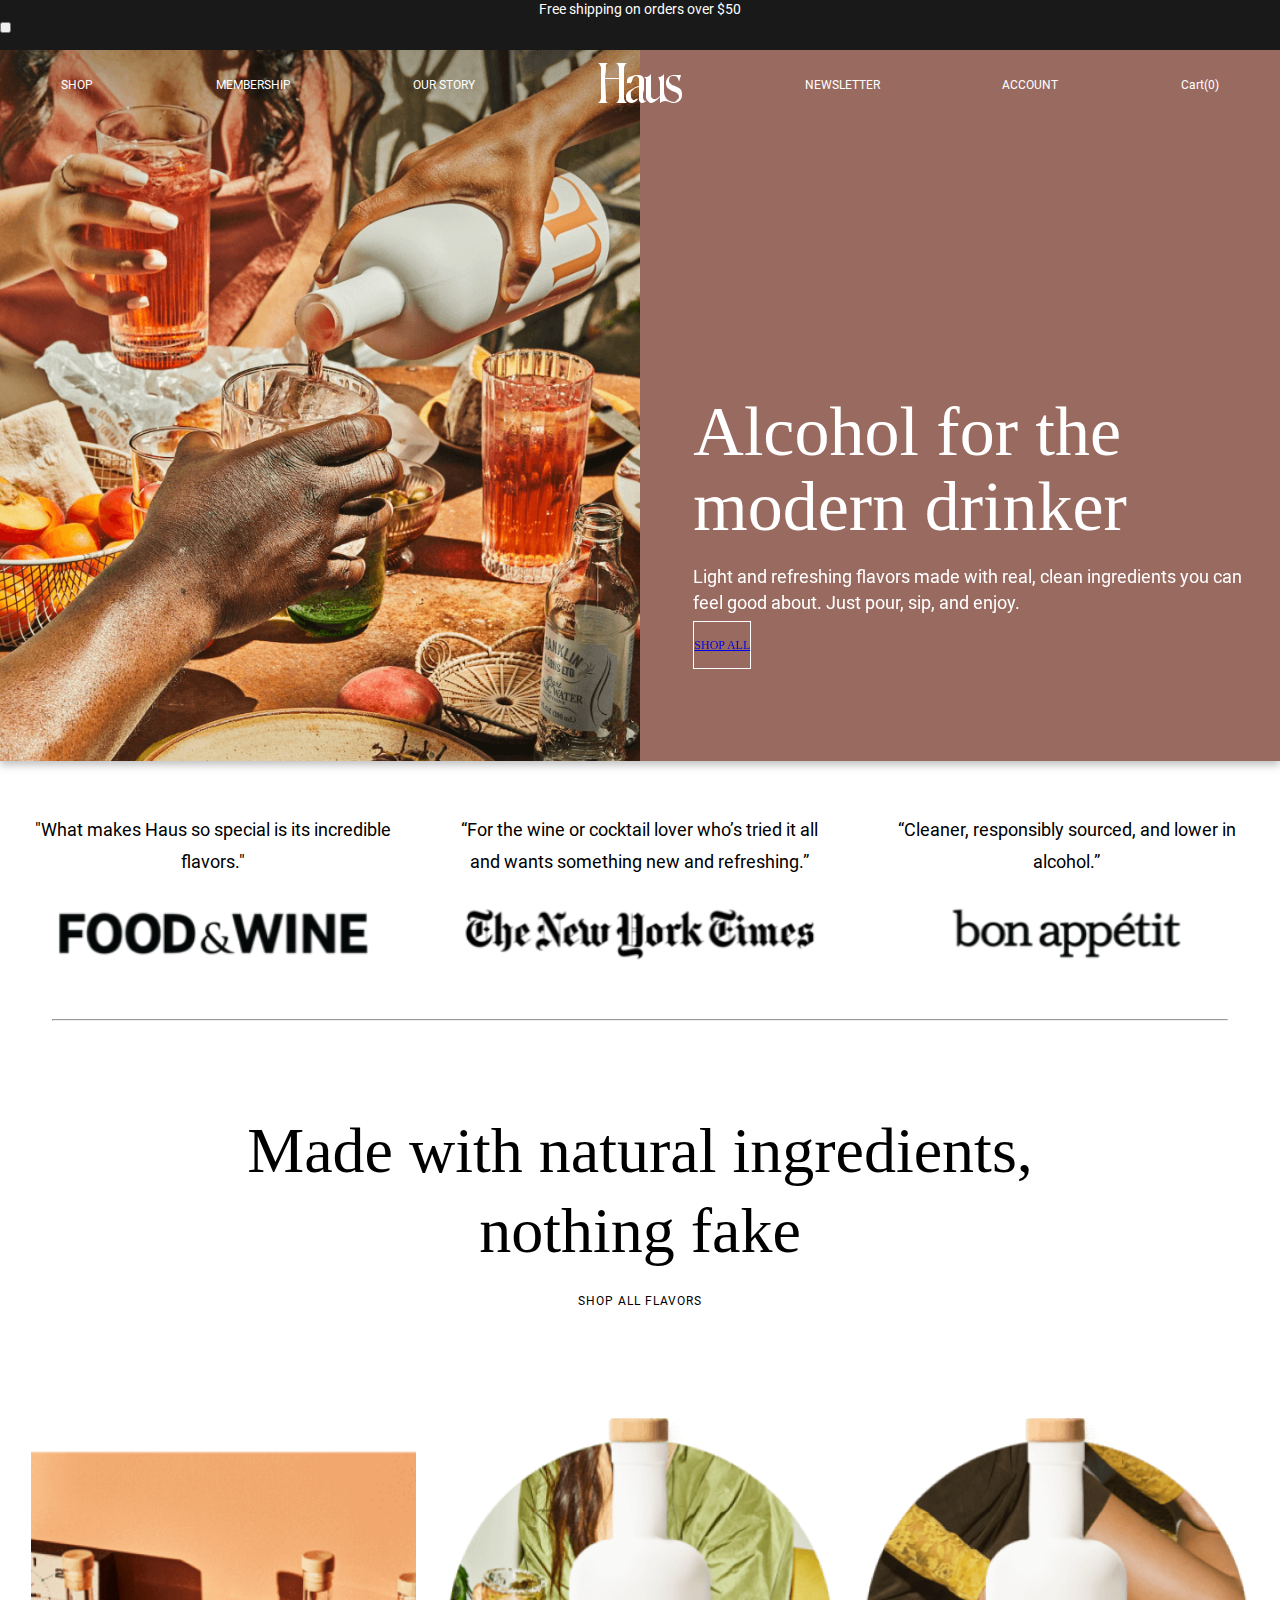
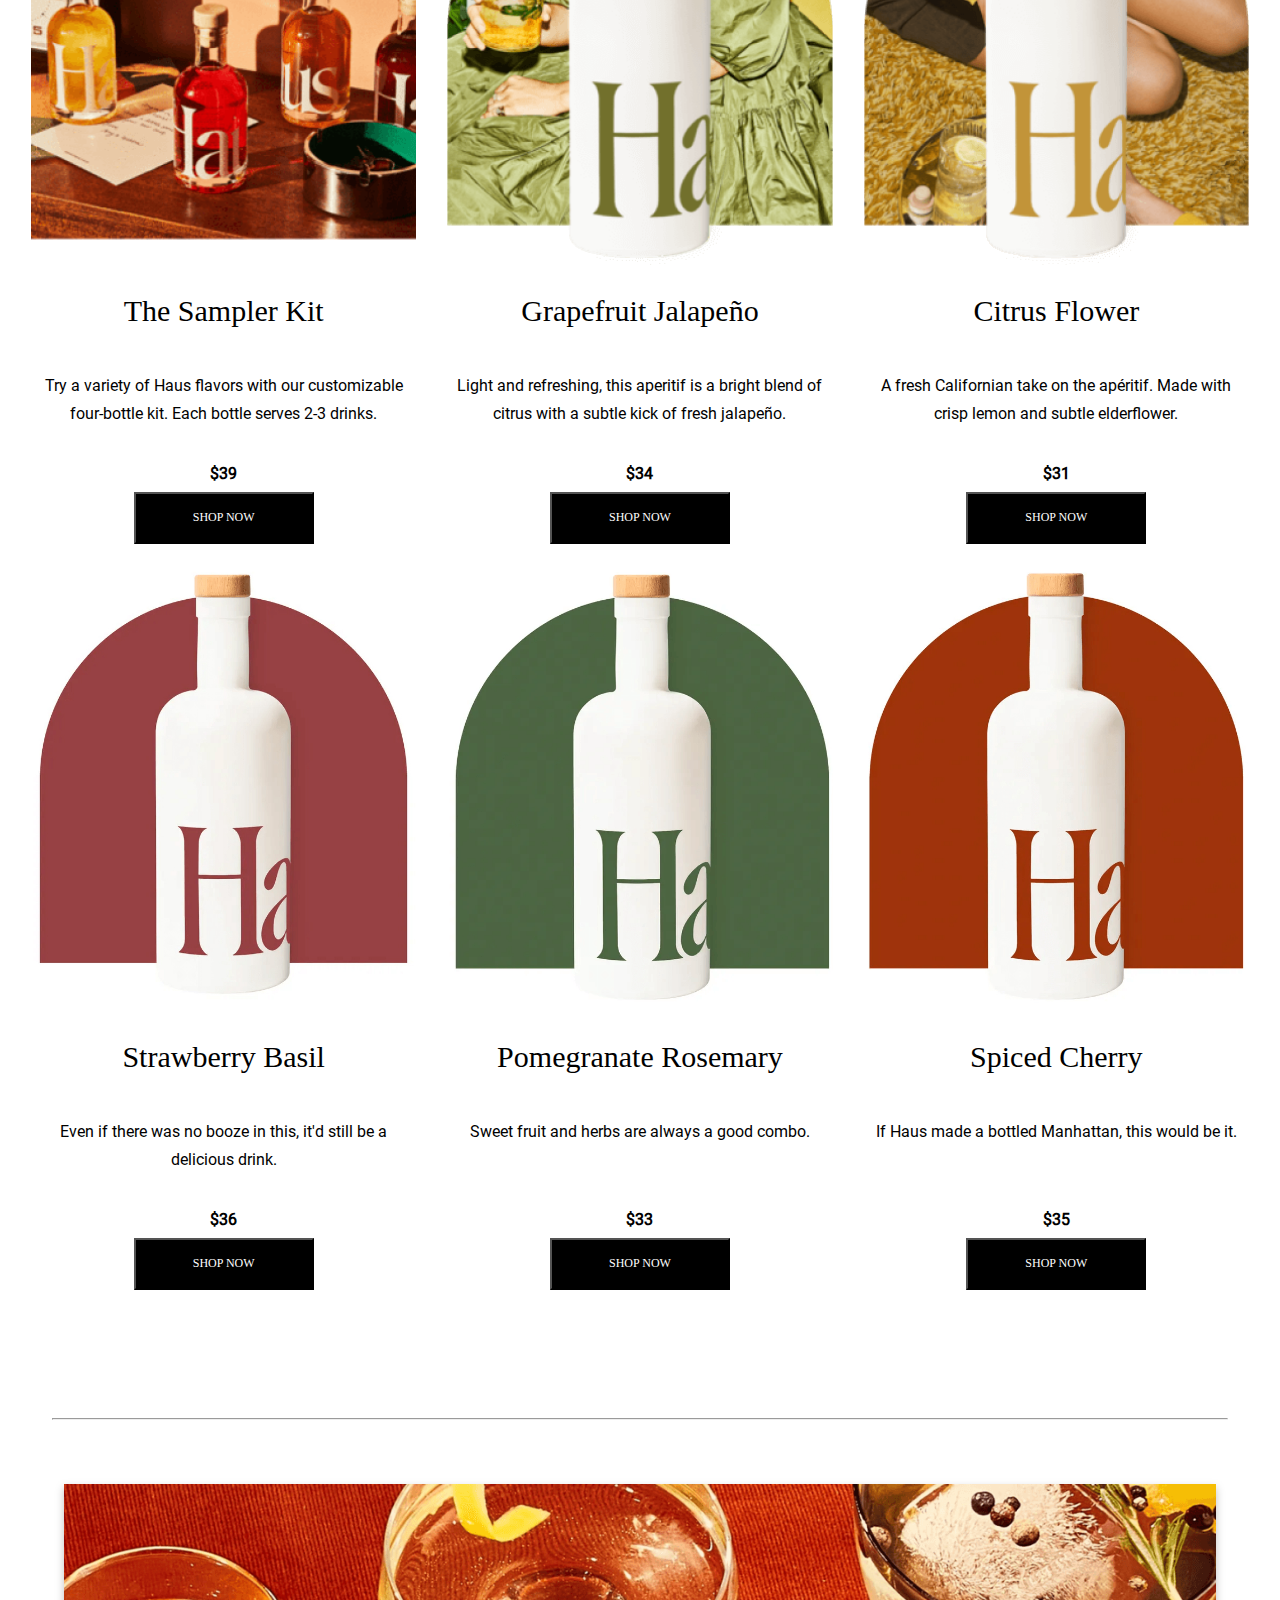
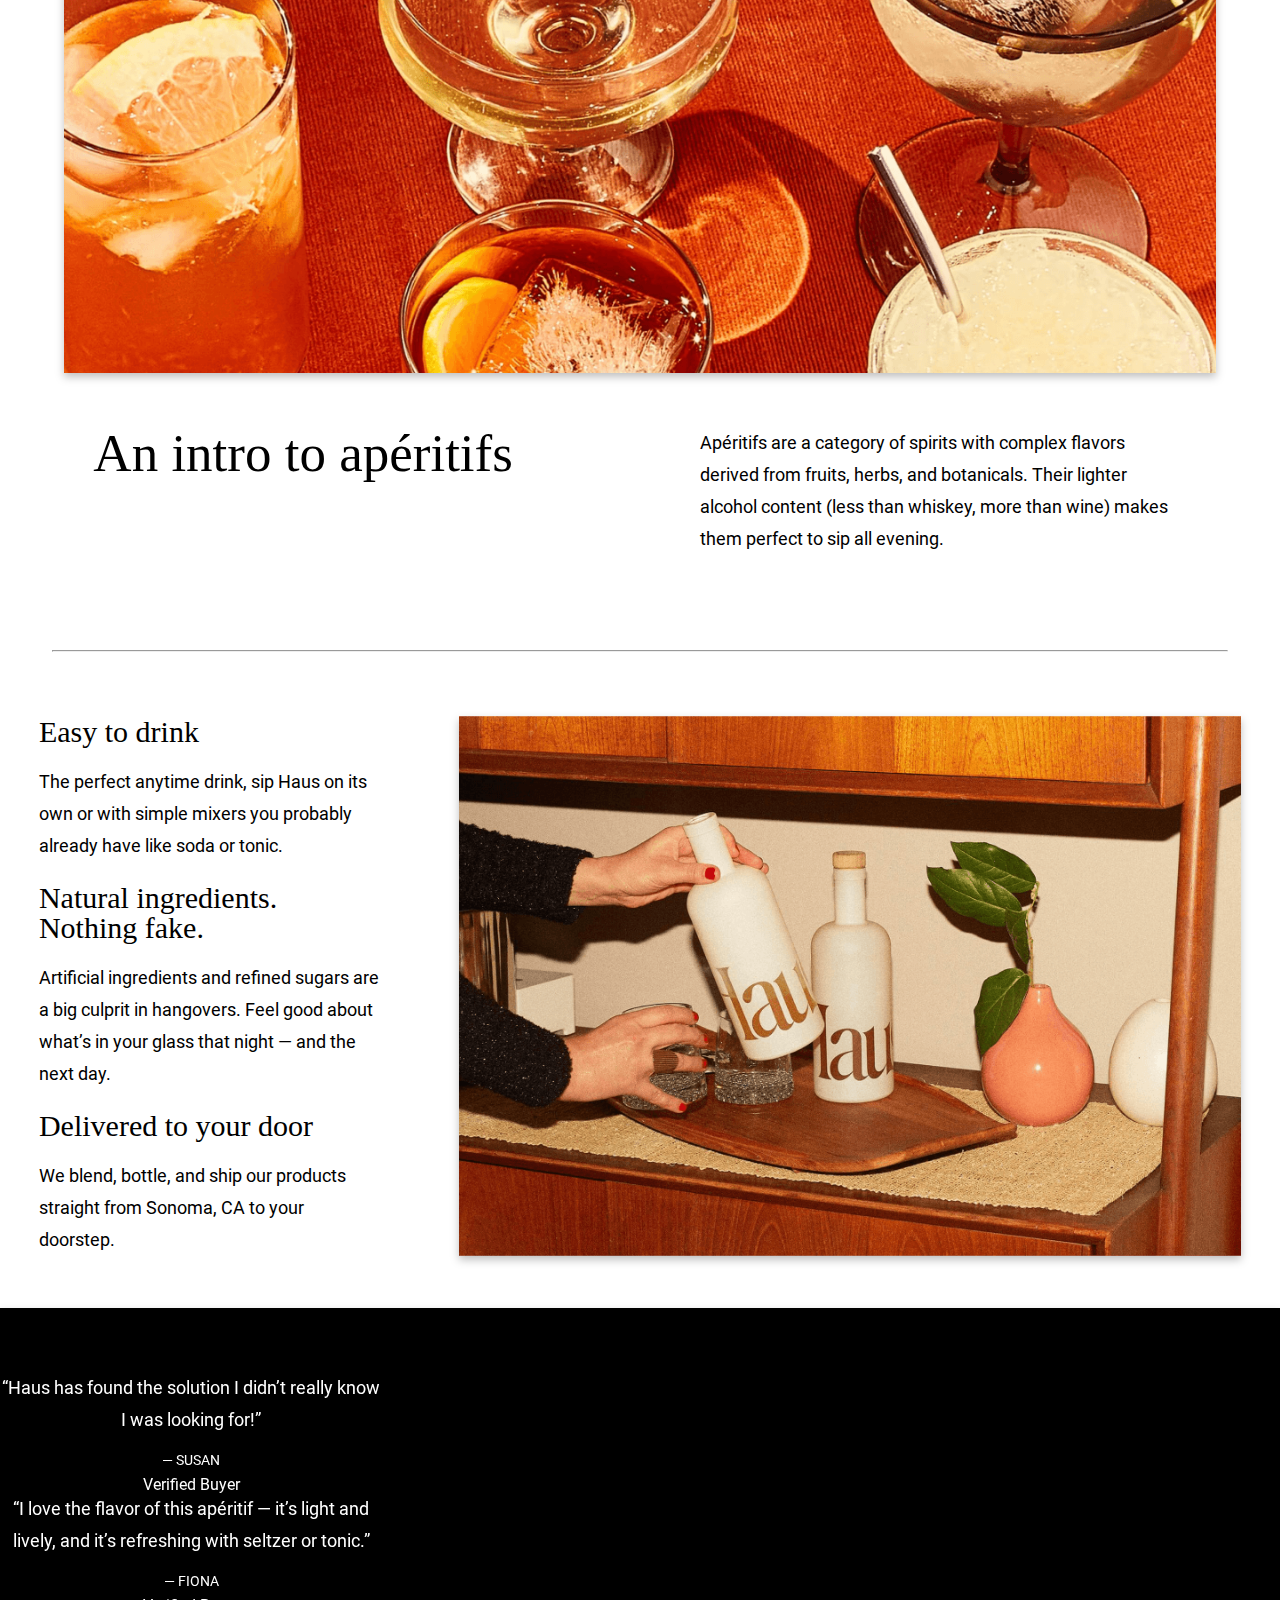
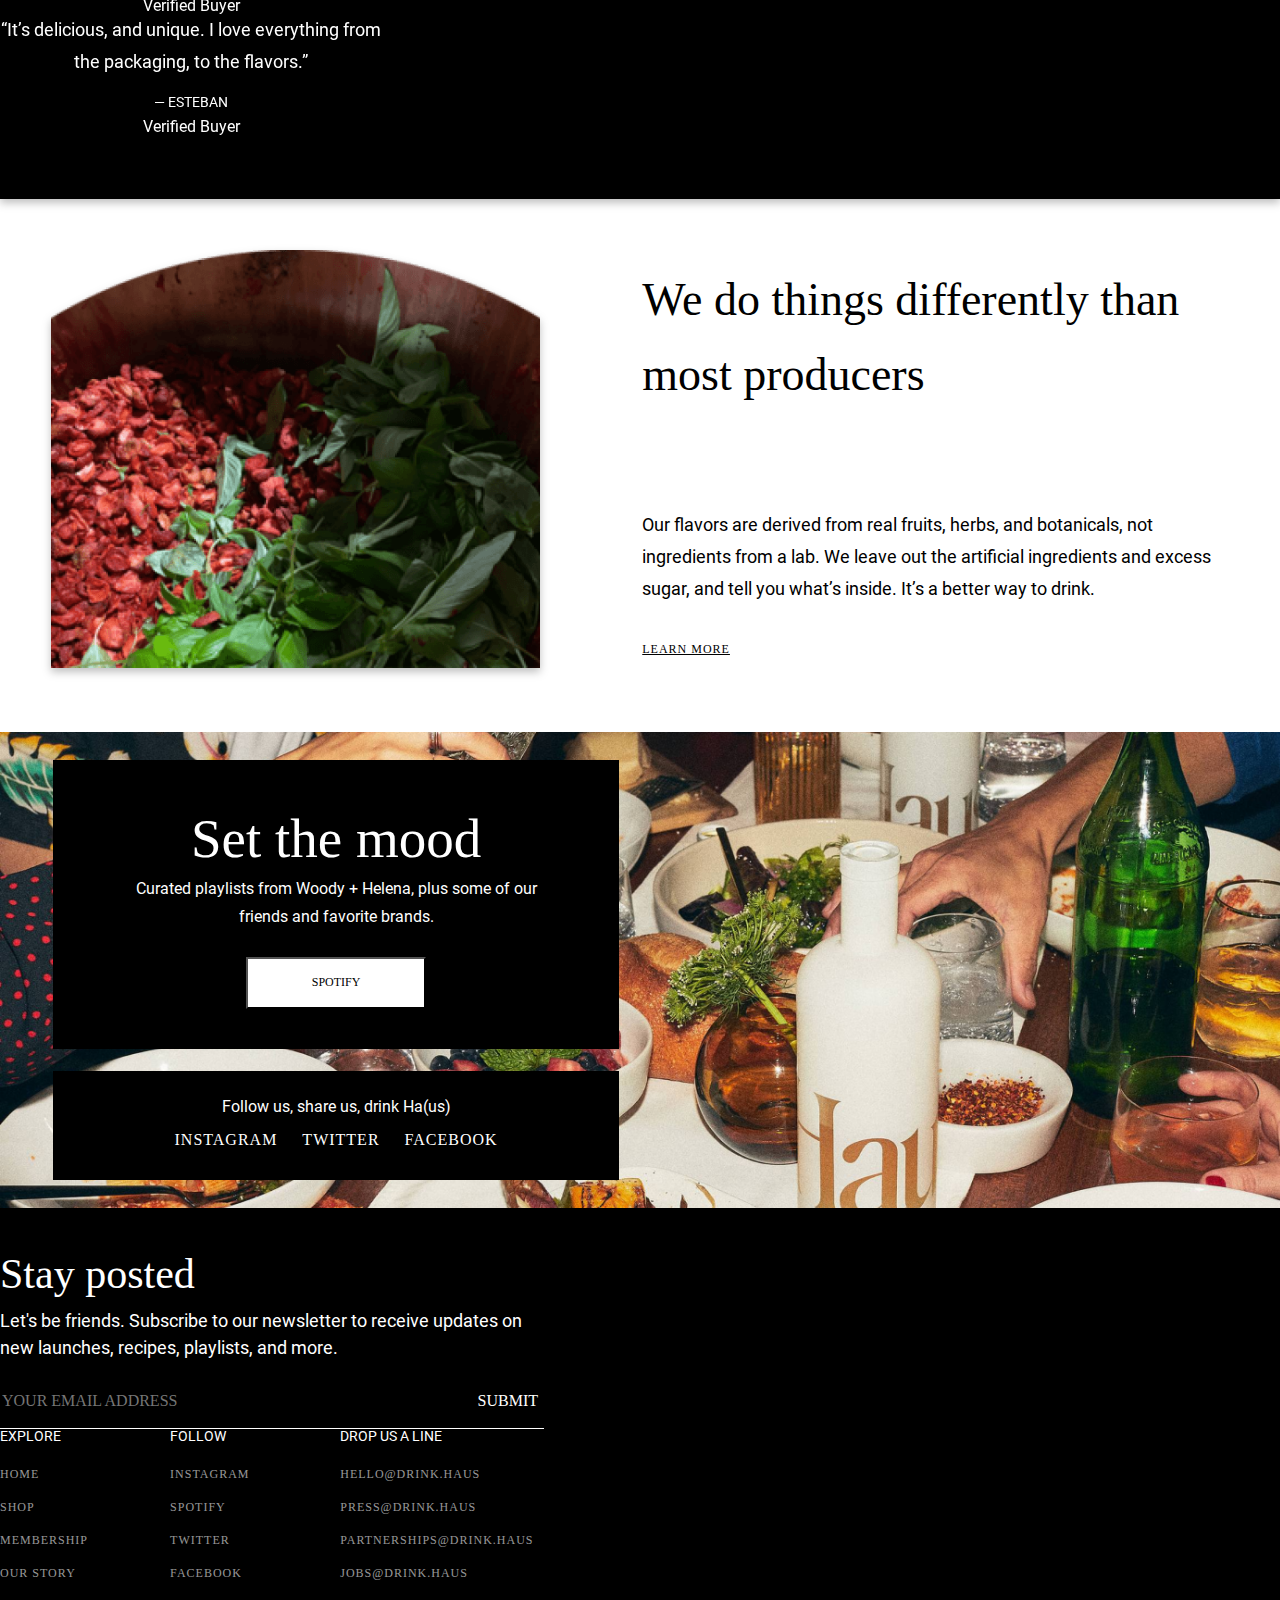
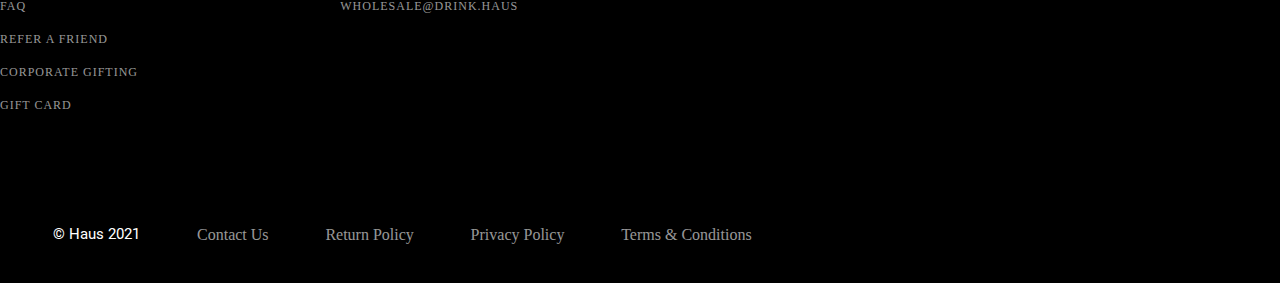
<file: index.html>
<!DOCTYPE html>
<html lang="en">
<head>
    <meta charset="UTF-8">
    <meta http-equiv="X-UA-Compatible" content="IE=edge">
    <meta name="viewport" content="width=device-width, initial-scale=1.0">
    <title>Document</title>
    <link href="https://cdn.jsdelivr.net/npm/bootstrap@5.2.0/dist/css/bootstrap.min.css" rel="stylesheet" integrity="sha384-gH2yIJqKdNHPEq0n4Mqa/HGKIhSkIHeL5AyhkYV8i59U5AR6csBvApHHNl/vI1Bx" crossorigin="anonymous">
    <link rel="stylesheet" href="./css/style.css">
</head>
<body>
    <div class="menu__popUp">
        <div class="menu__popUp__item">
            <a class="menu__popUp__item__name item-name" href="#types">SHOP</a>
            <a class="menu__popUp__item__name item-name" href="#">MEMBERSHIP</a>
            <a class="menu__popUp__item__name item-name" href="#">OUR STORY</a>
            <a class="menu__popUp__item__name item-name" href="#">NEWSLETTER</a>
            <a class="menu__popUp__item__name item-name" href="#sectionSeventh">ACCOUNT</a>
        </div>
    </div>
    <!-- alert -->
    <div class="alert alert-warning alert-dismissible fade show" role="alert">
        <p class="alert__text">Free shipping on orders over $50</p>
        <button type="button" class="btn-close alert__btn" data-bs-dismiss="alert" aria-label="Close"></button>
    </div>
    <!-- project -->
    <div class="project">
        <!-- header -->
        <header class="header">
            <div class="header__navbar">          
                <ul class="header__navbar__list">
                    <li class="header__navbar__list__item"><a class="header__navbar__item__name" href="#types">SHOP</a></li>
                    <li class="header__navbar__list__item"><a class="header__navbar__item__name" href="#">MEMBERSHIP</a></li>
                    <li class="header__navbar__list__item"><a class="header__navbar__item__name" href="#">OUR STORY</a></li>
                    <a class="logo" href=""><img src="./svg/Vector.svg" alt=""></a>
                    <li class="header__navbar__list__item"><a class="header__navbar__item__name" href="#">NEWSLETTER</a></li>                    
                    <li class="header__navbar__list__item"><a class="header__navbar__item__name" href="#sectionSeventh">ACCOUNT</a></li>
                    <li class="header__navbar__list__item"><a class="header__navbar__item__name cart" href="cart.html">CART (0)</a></li>
                </ul>
            </div>
        </header>
        <!-- navbar for 576-767px -->
        <header class="header_small">
            <div class="header_small__navbar">          
            <ul class="header_small__navbar__list">
                <li class="header_small__navbar__list__item"><a class="header_small__navbar__item__name menu" href="#" >MENU</a></li>
                    <!-- <div class="menu__popUp"></div> -->
                <a class="logo" href=""><img src="./svg/Vector.svg" alt=""></a>
                <li class="header_small__navbar__list__item"><a class="header_small__navbar__item__name cart cart-small" href="cart.html">CART (0)</a></li>
            </ul>
            </div>
        </header> 
        <!-- main -->
        <main class="main">
            <!-- section-first -->
            <section class="section-first">
                <div class="section-first__wrapper wrapper">     
                    <!-- section-first__left-wrapper -->
                    <img class="section-first__background" src="./img/Background.png" alt="">   
                    <!-- section-first__right-wrapper -->
                    <div class="section-first__right-wrapper">
                        <div class="section-first__right-wrapper__block">
                            <h1 class="section-first__right-wrapper__block__title">Alcohol for the modern drinker</h1>
                            <p class="section-first__right-wrapper__block__text">Light and refreshing flavors made with real, clean ingredients you can feel good about. Just pour, sip, and enjoy.</p>
                            <a href="#types" class="btn section-first__right-wrapper__btn ">SHOP ALL</a>
                        </div>
                    </div>
                </div>
                <!-- section-first for 576-767px -->
                <div class="section-first__wrapper_small">
                    <div class="section-first__wrapper_small__block">
                        <h1 class="section-first__wrapper_small__block__title">Alcohol for the modern drinker</h1>
                        <p class="section-first__wrapper_small__block__text">Light and refreshing flavors made with real, clean ingredients you can feel good about. Just pour, sip, and enjoy.</p>
                        <button class="btn section-first__wrapper_small__block__btn">SHOP ALL</button>
                    </div>
                </div>
                <!-- section-first__reviews -->
                <div class="section-first__reviews">
                    <div class="container__fluid">
                        <div class="row review">
                            <div class="review__brand">
                                <p class="review__brand__text">"What makes Haus so special is its incredible flavors."</p>
                                <img src="./img/Brand1.png" alt="">
                            </div>
                            <div class="review__brand">
                                <p class="review__brand__text">“For the wine or cocktail lover who’s tried it all and wants something new and refreshing.”</p>
                                <img src="./img/Brand2.png" alt="">
                            </div>
                            <div class="review__brand">
                                <p class="review__brand__text">“Cleaner, responsibly sourced, and lower in alcohol.”</p>
                                <img src="./img/Brand3.png" alt="">
                            </div>
                        </div>
                    </div>
                </div>
            </section>
            <hr class="hr hr__first">
            <!-- section-second -->
            <section class="section-second">
                <div class="section-second__block">
                    <h2 class="section-second__block__title">Made with natural ingredients, nothing fake</h2>
                    <p class="section-second__block__text">Shop All Flavors</p>
                </div>    
                <div class="container__fluid goods">
                    <!-- types -->
                    <div class="section-second__types" id="types">
                        <div class="section-second__types__type">
                            <img src="./img/TheSamplerKit.png" alt="">
                            <h2 class="section-second__types__type__type-name">The Sampler Kit</h2>
                            <p class="section-second__types__type__type-text">Try a variety of Haus flavors with our customizable four-bottle kit. Each bottle serves 2-3 drinks.</p>
                            <p class="section-second__types__type__type-cost">$39</p>
                            <button class="section-second__types__type__type-btn btn btn-cost" data-articul="p9">SHOP NOW</button>
                        </div>
                        <div class="section-second__types__type">
                            <img src="./img/GrapefruitJalapeno.png" alt="">
                            <h2 class="section-second__types__type__type-name">Grapefruit Jalapeño</h2>
                            <p class="section-second__types__type__type-text">Light and refreshing, this aperitif is a bright blend of citrus with a subtle kick of fresh jalapeño.</p>
                            <p class="section-second__types__type__type-cost">$34</p>
                            <button class="section-second__types__type__type-btn btn btn-cost" data-articul="p7">SHOP NOW</button>
                        </div>
                        <div class="section-second__types__type">
                            <img src="./img/CitrusFlower.png" alt="">
                            <h2 class="section-second__types__type__type-name">Citrus Flower</h2>
                            <p class="section-second__types__type__type-text">A fresh Californian take on the apéritif. Made with crisp lemon and subtle elderflower.</p>
                            <p class="section-second__types__type__type-cost">$31</p>
                            <button class="section-second__types__type__type-btn btn btn-cost" data-articul="p6">SHOP NOW</button>
                        </div>
                        <div class="section-second__types__type">
                            <img src="./img/StrawberryBasil.png" alt="">
                            <h2 class="section-second__types__type__type-name">Strawberry Basil</h2>
                            <p class="section-second__types__type__type-text">Even if there was no booze in this, it'd still be a delicious drink.</p>
                            <p class="section-second__types__type__type-cost" >$36</p>
                            <button class="section-second__types__type__type-btn btn btn-cost" data-articul="p5">SHOP NOW</button>
                        </div>
                        <div class="section-second__types__type">
                            <img src="./img/PomegranateRosemary.png" alt="">
                            <h2 class="section-second__types__type__type-name">Pomegranate Rosemary</h2>
                            <p class="section-second__types__type__type-text">Sweet fruit and herbs are always a good combo.</p>
                            <p class="section-second__types__type__type-cost">$33</p>
                            <button class="section-second__types__type__type-btn btn btn-cost" data-articul="p4">SHOP NOW</button>
                        </div>
                        <div class="section-second__types__type">
                            <img src="./img/SpicedCherry.png" alt="">
                            <h2 class="section-second__types__type__type-name">Spiced Cherry</h2>
                            <p class="section-second__types__type__type-text">If Haus made a bottled Manhattan, this would be it.</p>
                            <p class="section-second__types__type__type-cost">$35</p>
                            <button class="section-second__types__type__type-btn btn btn-cost" data-articul="p1">SHOP NOW</button>
                        </div>
                    </div>
                </div>
                <!-- section-second for 576-767px -->
                    <!-- carousell -->
                <!-- <div class="section-second__types_small">
                    <div id="carouselExampleControls" class="carousel slide" data-bs-ride="carousel">
                        <div class="carousel-inner">
                            <div class="carousel-item active">
                                <div class="carousel-item__type">
                                    <img src="./img/TheSamplerKit.png" alt="">
                                    <h2 class="section-second__types_small__name">The Sampler Kit</h2>
                                    <p class="section-second__types_small__text">Try a variety of Haus flavors with our customizable four-bottle kit. Each bottle serves 2-3 drinks.</p>
                                    <button class="section-second__types_small__btn btn">SHOP NOW</button>
                                </div>
                            </div>
                            <div class="carousel-item">
                                <div class="carousel-item__type">
                                    <img src="./img/GrapefruitJalapeno.png" alt="">
                                    <h2 class="section-second__types_small__name">Grapefruit Jalapeño</h2>
                                    <p class="section-second__types_small__text">Light and refreshing, this aperitif is a bright blend of citrus with a subtle kick of fresh jalapeño.</p>
                                    <button class="section-second__types_small__btn btn">SHOP NOW</button>
                                </div>
                            </div>
                            <div class="carousel-item">
                                <div class="carousel-item__type">
                                    <img src="./img/CitrusFlower.png" alt="">
                                    <h2 class="section-second__types_small__name">Citrus Flower</h2>
                                    <p class="section-second__types_small__text">A fresh Californian take on the apéritif. Made with crisp lemon and subtle elderflower.</p>
                                    <button class="section-second__types_small__btn btn">SHOP NOW</button>
                                </div>
                            </div>
                            <div class="carousel-item ">
                                <div class="carousel-item__type">
                                    <img src="./img/StrawberryBasil.png" alt="">
                                    <h2 class="section-second__types_small__name">Strawberry Basil</h2>
                                    <p class="section-second__types_small__text">Even if there was no booze in this, it'd still be a delicious drink.</p>
                                    <button class="section-second__types_small__btn btn">SHOP NOW</button>
                                </div>
                            </div>
                            <div class="carousel-item">
                                <div class="carousel-item__type">
                                    <img src="./img/PomegranateRosemary.png" alt="">
                                    <h2 class="section-second__types_small__name">Pomegranate Rosemary</h2>
                                    <p class="section-second__types_small__text">Sweet fruit and herbs are always a good combo.</p>
                                    <button class="section-second__types_small__btn btn">SHOP NOW</button>
                                </div>
                            </div>
                            <div class="carousel-item">
                                <div class="carousel-item__type">
                                    <img src="./img/SpicedCherry.png" alt="">
                                    <h2 class="section-second__types_small__name">Spiced Cherry</h2>
                                    <p class="section-second__types_small__text">If Haus made a bottled Manhattan, this would be it.</p>
                                    <button class="section-second__types_small__btn btn">SHOP NOW</button>
                                </div>
                            </div>
                        </div>
                        <button class="carousel-control-prev" type="button" data-bs-target="#carouselExampleControls" data-bs-slide="prev">
                            <span class="carousel-control-prev-icon" aria-hidden="true"></span>
                            <span class="visually-hidden">Previous</span>
                        </button>
                        <button class="carousel-control-next" type="button" data-bs-target="#carouselExampleControls" data-bs-slide="next">
                            <span class="carousel-control-next-icon" aria-hidden="true"></span>
                            <span class="visually-hidden">Next</span>
                        </button>
                    </div>
                </div>    -->                
            </section>
            <hr class="hr hr__second">
            <!-- section-third -->
            <section class="section-third">
                <div class="container__fluid">
                    <div class="section-third__background">
                        <img src="./img/Background-2.png" alt="">
                    </div>    
                    <div class="section-third__block">
                        <h3 class="section-third__block__title">An intro to apéritifs</h3>
                        <p class="section-third__block__text">Apéritifs are a category of spirits with complex flavors derived from fruits, herbs, and botanicals. Their lighter alcohol content (less than whiskey, more than wine) makes them perfect to sip all evening.</p>
                    </div>
                </div>
            </section>
            <!-- section-third for 567-767px -->
            <section class="section-third_small">
                <div class="section-third_small__background">
                <div class="section-third_small__background_dark"></div>
                <div class="section-third_small__block">
                    <h3 class="section-third_small__block__title">An intro to apéritifs</h3>
                    <p class="section-third_small__block__text">Apéritifs are a category of spirits with complex flavors derived from fruits, herbs, and botanicals. Their lighter alcohol content (less than whiskey, more than wine) makes them perfect to sip all evening.</p>
                </div>
                </div>
            </section>
            <hr class="hr hr__third">
            <!-- section-fourth -->
            <section class="section-fourth">
                <div class="container__fluid">
                    <div class="section-fourth__wrapper wrapper">
                        <div class="section-fourth__block">
                            <h4 class="section-fourth__block__title">Easy to drink</h4>
                            <p class="section-fourth__block__text">The perfect anytime drink, sip Haus on its own or with simple mixers you probably already have like soda or tonic.</p>
                            <h4 class="section-fourth__block__title">Natural ingredients. Nothing fake.</h4>
                            <p class="section-fourth__block__text">Artificial ingredients and refined sugars are a big culprit in hangovers. Feel good about what’s in your glass that night — and the next day.</p>
                            <h4 class="section-fourth__block__title">Delivered to your door</h4>
                            <p class="section-fourth__block__text">We blend, bottle, and ship our products straight from Sonoma, CA to your doorstep.</p>
                        </div>
                        <img src="./img/Background-3.png" alt="">
                    </div>
                </div>
            </section>
            <!-- section-fourth for 768-991px -->
            <section class="section-fourth_small">
                <div class="section-fourth_small_dark"></div>
                <div class="section-fourth_small__wrapper wrapper">
                    <div class="section-fourth_small__wrapper__block">
                        <h4 class="section-fourth_small__wrapper__block__title">Easy to drink</h4>
                        <p class="section-fourth_small__wrapper__block__text">The perfect anytime drink, sip Haus on its own or with simple mixers you probably already have like soda or tonic.</p>
                    </div>
                    <div class="section-fourth_small__wrapper__block">
                        <h4 class="section-fourth_small__wrapper__block__title_big">Natural ingredients. Nothing fake.</h4>
                        <p class="section-fourth_small__wrapper__block__text">Artificial ingredients and refined sugars are a big culprit in hangovers. Feel good about what’s in your glass that night — and the next day.</p>
                    </div>
                    <div class="section-fourth_small__wrapper__block">
                        <h4 class="section-fourth_small__wrapper__block__title">Delivered to your door</h4>
                        <p class="section-fourth_small__wrapper__block__text_last">We blend, bottle, and ship our products straight from Sonoma, CA to your doorstep.</p>
                    </div>
                </div>
            </section>
            <hr class="hr hr__fourth">
            <!-- section-fifth -->
            <section class="section-fifth">
                <div class="container__fluid">
                    <div class="row">
                        <div class="section-fifth__author">
                            <p class="section-fifth__author__text">“Haus has found the solution I didn’t really know I was looking for!”</p>
                            <p class="section-fifth__author__name">— Susan</p>
                            <p class="section-fifth__author__company">Verified Buyer</p>
                        </div>
                        <div class="section-fifth__author">
                            <p class="section-fifth__author__text">“I love the flavor of this apéritif — it’s light and lively, and it’s refreshing with seltzer or tonic.”</p>
                            <p class="section-fifth__author__name">— Fiona</p>
                            <p class="section-fifth__author__company">Verified Buyer</p>
                        </div>
                        <div class="section-fifth__author">
                            <p class="section-fifth__author__text">“It’s delicious, and unique. I love everything from the packaging, to the flavors.”</p>
                            <p class="section-fifth__author__name">— Esteban</p>
                            <p class="section-fifth__author__company name-company ">Verified Buyer</p>
                        </div>
                    </div>
                </div>
            </section>
            <!-- section-sixth -->
            <section class="section-sixth">
                <div class="container__fluid">
                    <div class="section-sixth__wrapper wrapper">
                        <img src="./img/Background-4.png" alt="">
                        <div class="section-sixth__block">
                            <h5 class="section-sixth__block__title">We do things differently than most producers</h5>
                            <p class="section-sixth__block__text">Our flavors are derived from real fruits, herbs, and botanicals, not ingredients from a lab. We leave out the artificial ingredients and excess sugar, and tell you what’s inside. It’s a better way to drink.</p>
                            <a class="section-sixth__block__link" href="#">LEARN MORE</a>
                        </div>
                    </div>
                </div>
            </section>
            <!-- section-seventh -->
            <section class="section-seventh" id="sectionSeventh">
                <div class="container__fluid">
                    <div class="section-seventh__block-first">
                        <h6 class="section-seventh__block-first__title">Set the mood</h6>                        
                        <p class="section-seventh__block-first__text">Curated playlists from Woody + Helena, plus some of our friends and favorite brands.</p>    
                        <button class="section-seventh__block-first__btn btn">SPOTIFY</button>
                    </div>
                    <div class="section-seventh__block-second">
                        <p class="section-seventh__block-second__text">Follow us, share us, drink Ha(us)</p>
                        <div class="section-seventh__block-second__block-link">
                            <a class="section-seventh__block-second__link" href="#">INSTAGRAM</a>
                            <a class="section-seventh__block-second__link" href="#">TWITTER</a>
                            <a class="section-seventh__block-second__link" href="#">FACEBOOK</a>
                        </div>
                    </div>
                </div>
            </section>
        </main>
        <!-- footer -->
        <footer class="footer">
            <div class="container__fluid">
                <div class="row">
                    <div class="footer__left-wrapper">
                        <h6 class="footer__left-wrapper__title">Stay posted</h6>
                        <p class="footer__left-wrapper__text">Let's be friends. Subscribe to our newsletter to receive updates on new launches, recipes, playlists, and more.</p>
                        <form class="footer__left-wrapper__form form">
                            <input class="footer__left-wrapper__form__mail email" type="email" name="mail" id="" placeholder="YOUR EMAIL ADDRESS">
                            <input class="footer__left-wrapper__form__btn" type="submit" value="SUBMIT">
                        </form>
                    </div>
                    <div class="footer__right-wrapper">
                        <div class="footer__right-wrapper__column">
                            <p class="footer__right-wrapper__column__text">EXPLORE</p>
                            <div class="footer__right-wrapper__column__links">
                                <a class="footer__right-wrapper__column__link" href="#">HOME</a>
                                <a class="footer__right-wrapper__column__link" href="#">SHOP</a>
                                <a class="footer__right-wrapper__column__link" href="#">MEMBERSHIP</a>
                                <a class="footer__right-wrapper__column__link" href="#">OUR STORY</a>
                                <a class="footer__right-wrapper__column__link" href="#">FAQ</a>
                                <a class="footer__right-wrapper__column__link" href="#">REFER A FRIEND</a>
                                <a class="footer__right-wrapper__column__link" href="#">CORPORATE GIFTING</a>
                                <a class="footer__right-wrapper__column__link" href="#">GIFT CARD</a>  
                            </div>
                        </div>
                        <div class="footer__right-wrapper__column">
                            <p class="footer__right-wrapper__column__text">FOLLOW</p>
                            <div class="footer__right-wrapper__column__links">
                                <a class="footer__right-wrapper__column__link" href="https://www.instagram.com/">INSTAGRAM</a>
                                <a class="footer__right-wrapper__column__link" href="#">SPOTIFY</a>
                                <a class="footer__right-wrapper__column__link" href="#">TWITTER</a>
                                <a class="footer__right-wrapper__column__link" href="#">FACEBOOK</a>  
                            </div>
                        </div>
                        <div class="footer__right-wrapper__column">
                            <p class="footer__right-wrapper__column__text">DROP US A LINE</p>
                            <div class="footer__right-wrapper__column__links">
                                <a class="footer__right-wrapper__column__link" href="#">hello@drink.haus</a>
                                <a class="footer__right-wrapper__column__link" href="#">press@drink.haus</a>
                                <a class="footer__right-wrapper__column__link" href="#">partnerships@drink.haus</a>
                                <a class="footer__right-wrapper__column__link" href="#">jobs@drink.haus</a>
                                <a class="footer__right-wrapper__column__link" href="#">wholesale@drink.haus</a>        
                            </div>
                        </div>    
                    </div>    
                </div>
                <div class="footer__contact">
                    <p class="footer__contact__text">© Haus 2021</p>
                    <a class="footer__contact__link" href="#">Contact Us</a>
                    <a class="footer__contact__link" href="#">Return Policy</a>
                    <a class="footer__contact__link" href="#">Privacy Policy</a>
                    <a class="footer__contact__link" href="#">Terms & Conditions</a>
                </div>
            </div>
        </footer>
    </div>
    <script src="./js/navbar.js"></script>
    <script src="./js/goods.js"></script>
    <script src="./js/accordion.js"></script>
    <script src="./js/form.js"></script>
    <!-- JavaScript Bundle with Popper -->
    <script src="https://cdn.jsdelivr.net/npm/bootstrap@5.2.0/dist/js/bootstrap.bundle.min.js" integrity="sha384-A3rJD856KowSb7dwlZdYEkO39Gagi7vIsF0jrRAoQmDKKtQBHUuLZ9AsSv4jD4Xa" crossorigin="anonymous"></script>
    <script>document.write('<script src="http://' + (location.host || 'localhost').split(':')[0] + ':35729/livereload.js?snipver=1"></' + 'script>')</script>
</body>
</html>
</file>
<file: css/style.css>
/*! normalize.css v8.0.1 | MIT License | github.com/necolas/normalize.css */
/* Document
   ========================================================================== */
/**
 * 1. Correct the line height in all browsers.
 * 2. Prevent adjustments of font size after orientation changes in iOS.
 */
html {
  line-height: 1.15;
  /* 1 */
  -webkit-text-size-adjust: 100%;
  /* 2 */
}

/* Sections
   ========================================================================== */
/**
 * Remove the margin in all browsers.
 */
body {
  margin: 0;
}

/**
 * Render the `main` element consistently in IE.
 */
main {
  display: block;
}

/**
 * Correct the font size and margin on `h1` elements within `section` and
 * `article` contexts in Chrome, Firefox, and Safari.
 */
h1 {
  font-size: 2em;
  margin: 0.67em 0;
}

/* Grouping content
   ========================================================================== */
/**
 * 1. Add the correct box sizing in Firefox.
 * 2. Show the overflow in Edge and IE.
 */
hr {
  -webkit-box-sizing: content-box;
          box-sizing: content-box;
  /* 1 */
  height: 0;
  /* 1 */
  overflow: visible;
  /* 2 */
}

/**
 * 1. Correct the inheritance and scaling of font size in all browsers.
 * 2. Correct the odd `em` font sizing in all browsers.
 */
pre {
  font-family: monospace, monospace;
  /* 1 */
  font-size: 1em;
  /* 2 */
}

/* Text-level semantics
   ========================================================================== */
/**
 * Remove the gray background on active links in IE 10.
 */
a {
  background-color: transparent;
}

/**
 * 1. Remove the bottom border in Chrome 57-
 * 2. Add the correct text decoration in Chrome, Edge, IE, Opera, and Safari.
 */
abbr[title] {
  border-bottom: none;
  /* 1 */
  text-decoration: underline;
  /* 2 */
  -webkit-text-decoration: underline dotted;
          text-decoration: underline dotted;
  /* 2 */
}

/**
 * Add the correct font weight in Chrome, Edge, and Safari.
 */
b,
strong {
  font-weight: bolder;
}

/**
 * 1. Correct the inheritance and scaling of font size in all browsers.
 * 2. Correct the odd `em` font sizing in all browsers.
 */
code,
kbd,
samp {
  font-family: monospace, monospace;
  /* 1 */
  font-size: 1em;
  /* 2 */
}

/**
 * Add the correct font size in all browsers.
 */
small {
  font-size: 80%;
}

/**
 * Prevent `sub` and `sup` elements from affecting the line height in
 * all browsers.
 */
sub,
sup {
  font-size: 75%;
  line-height: 0;
  position: relative;
  vertical-align: baseline;
}

sub {
  bottom: -0.25em;
}

sup {
  top: -0.5em;
}

/* Embedded content
   ========================================================================== */
/**
 * Remove the border on images inside links in IE 10.
 */
img {
  border-style: none;
}

/* Forms
   ========================================================================== */
/**
 * 1. Change the font styles in all browsers.
 * 2. Remove the margin in Firefox and Safari.
 */
button,
input,
optgroup,
select,
textarea {
  font-family: inherit;
  /* 1 */
  font-size: 100%;
  /* 1 */
  line-height: 1.15;
  /* 1 */
  margin: 0;
  /* 2 */
}

/**
 * Show the overflow in IE.
 * 1. Show the overflow in Edge.
 */
button,
input {
  /* 1 */
  overflow: visible;
}

/**
 * Remove the inheritance of text transform in Edge, Firefox, and IE.
 * 1. Remove the inheritance of text transform in Firefox.
 */
button,
select {
  /* 1 */
  text-transform: none;
}

/**
 * Correct the inability to style clickable types in iOS and Safari.
 */
button,
[type=button],
[type=reset],
[type=submit] {
  -webkit-appearance: button;
}

/**
 * Remove the inner border and padding in Firefox.
 */
button::-moz-focus-inner,
[type=button]::-moz-focus-inner,
[type=reset]::-moz-focus-inner,
[type=submit]::-moz-focus-inner {
  border-style: none;
  padding: 0;
}

/**
 * Restore the focus styles unset by the previous rule.
 */
button:-moz-focusring,
[type=button]:-moz-focusring,
[type=reset]:-moz-focusring,
[type=submit]:-moz-focusring {
  outline: 1px dotted ButtonText;
}

/**
 * Correct the padding in Firefox.
 */
fieldset {
  padding: 0.35em 0.75em 0.625em;
}

/**
 * 1. Correct the text wrapping in Edge and IE.
 * 2. Correct the color inheritance from `fieldset` elements in IE.
 * 3. Remove the padding so developers are not caught out when they zero out
 *    `fieldset` elements in all browsers.
 */
legend {
  -webkit-box-sizing: border-box;
          box-sizing: border-box;
  /* 1 */
  color: inherit;
  /* 2 */
  display: table;
  /* 1 */
  max-width: 100%;
  /* 1 */
  padding: 0;
  /* 3 */
  white-space: normal;
  /* 1 */
}

/**
 * Add the correct vertical alignment in Chrome, Firefox, and Opera.
 */
progress {
  vertical-align: baseline;
}

/**
 * Remove the default vertical scrollbar in IE 10+.
 */
textarea {
  overflow: auto;
}

/**
 * 1. Add the correct box sizing in IE 10.
 * 2. Remove the padding in IE 10.
 */
[type=checkbox],
[type=radio] {
  -webkit-box-sizing: border-box;
          box-sizing: border-box;
  /* 1 */
  padding: 0;
  /* 2 */
}

/**
 * Correct the cursor style of increment and decrement buttons in Chrome.
 */
[type=number]::-webkit-inner-spin-button,
[type=number]::-webkit-outer-spin-button {
  height: auto;
}

/**
 * 1. Correct the odd appearance in Chrome and Safari.
 * 2. Correct the outline style in Safari.
 */
[type=search] {
  -webkit-appearance: textfield;
  /* 1 */
  outline-offset: -2px;
  /* 2 */
}

/**
 * Remove the inner padding in Chrome and Safari on macOS.
 */
[type=search]::-webkit-search-decoration {
  -webkit-appearance: none;
}

/**
 * 1. Correct the inability to style clickable types in iOS and Safari.
 * 2. Change font properties to `inherit` in Safari.
 */
::-webkit-file-upload-button {
  -webkit-appearance: button;
  /* 1 */
  font: inherit;
  /* 2 */
}

/* Interactive
   ========================================================================== */
/*
 * Add the correct display in Edge, IE 10+, and Firefox.
 */
details {
  display: block;
}

/*
 * Add the correct display in all browsers.
 */
summary {
  display: list-item;
}

/* Misc
   ========================================================================== */
/**
 * Add the correct display in IE 10+.
 */
template {
  display: none;
}

/**
 * Add the correct display in IE 10.
 */
[hidden] {
  display: none;
}

html, body, div, span, applet, object, iframe,
h1, h2, h3, h4, h5, h6, p, blockquote, pre,
a, abbr, acronym, address, big, cite, code,
del, dfn, em, img, ins, kbd, q, s, samp,
small, strike, strong, sub, sup, tt, var,
b, u, i, center,
dl, dt, dd, ol, ul, li,
fieldset, form, label, legend,
table, caption, tbody, tfoot, thead, tr, th, td,
article, aside, canvas, details, embed,
figure, figcaption, footer, header, hgroup,
menu, nav, output, ruby, section, summary,
time, mark, audio, video {
  margin: 0;
  padding: 0;
  border: 0;
  font-size: 100%;
  font: inherit;
  vertical-align: baseline;
}

article, aside, details, figcaption, figure,
footer, header, hgroup, menu, nav, section {
  display: block;
}

html {
  height: 100%;
}

body {
  line-height: 1;
}

ol, ul {
  list-style: none;
}

blockquote, q {
  quotes: none;
}

blockquote:before, blockquote:after,
q:before, q:after {
  content: "";
  content: none;
}

table {
  border-collapse: collapse;
  border-spacing: 0;
}

@font-face {
  font-family: "Roboto!";
  src: local("Roboto");
  src: url(../fonts/Roboto-Regular.ttf);
}
@font-face {
  font-family: "Liberation Serif Regular!";
  src: url("../fonts/LiberationSerif-Regular.eot");
  src: url("../fonts/LiberationSerif-Regular.eot?#iefix") format("embedded-opentype") url("../fonts/LiberationSerif-Regular.woff") format("woff") url("../fonts/LiberationSerif-Regular.ttf") format("truetype");
  font-weight: normal;
  font-style: normal;
}
h1, h2, h3, h4, h5, h6 {
  font-family: "Liberation Serif Regular!";
}

p {
  font-family: "Roboto!";
}

body {
  position: relative;
}

.project {
  overflow: hidden;
  position: relative;
}

.wrapper {
  display: -webkit-box;
  display: -ms-flexbox;
  display: flex;
}

.btn {
  width: 180px;
  height: 52px;
  border-radius: 0;
  font-size: 0.75em;
}

.hr {
  width: 91.7%;
}
.hr__first {
  margin: 0 auto 105px;
}
.hr__second {
  margin: 0 auto 60px;
}
.hr__third {
  margin: 0 auto 60px;
}
.hr__fourth {
  display: none;
  margin: 0 auto 5%;
}

.alert {
  background-color: #191919;
  border: none;
  color: #fff;
  border-radius: 0;
  margin: 0;
  height: 50px;
}
.alert__text {
  margin: 0;
  text-align: center;
  font-size: 14px;
  line-height: 18px;
}
.alert__btn {
  width: 11px;
  height: 11px;
}

.alert-dismissible .btn-close {
  padding: 0;
  top: 20px;
  right: 20px;
  opacity: 1;
}

.header {
  position: absolute;
  width: 100%;
  z-index: 50;
}
.header__navbar {
  top: 0px;
  width: 100%;
  padding-top: 1%;
  padding-bottom: 0;
}
.header__navbar__list {
  display: -webkit-box;
  display: -ms-flexbox;
  display: flex;
  width: 100%;
  -ms-flex-pack: distribute;
      justify-content: space-around;
  -webkit-box-align: center;
      -ms-flex-align: center;
          align-items: center;
}
.header__navbar__list a {
  text-decoration: none;
  color: #fff;
  font-size: 12px;
  font-family: "Roboto!";
}

.header_small {
  display: none;
  position: absolute;
  width: 100%;
  z-index: 50;
}
.header_small__navbar {
  top: 0px;
  width: 100%;
  padding-top: 1%;
  padding-bottom: 0;
}
.header_small__navbar__list {
  display: -webkit-box;
  display: -ms-flexbox;
  display: flex;
  width: 100%;
  -ms-flex-pack: distribute;
      justify-content: space-around;
  -webkit-box-align: center;
      -ms-flex-align: center;
          align-items: center;
}
.header_small__navbar__list a {
  text-decoration: none;
  color: #fff;
  font-size: 12px;
  font-family: "Roboto!";
}

.menu__popUp {
  width: 100%;
  height: 100vh;
  background-color: #996B60;
  position: absolute;
  z-index: 40;
  right: 100%;
  -webkit-transition: 0.3s ease;
  transition: 0.3s ease;
}
.menu__popUp__item {
  text-align: center;
  display: -webkit-box;
  display: -ms-flexbox;
  display: flex;
  -webkit-box-orient: vertical;
  -webkit-box-direction: normal;
      -ms-flex-direction: column;
          flex-direction: column;
  padding-top: 300px;
}
.menu__popUp__item__name {
  text-decoration: none;
  color: #fff;
  font-size: 24px;
  font-family: "Roboto!";
  padding-bottom: 30px;
}
.menu__popUp__item__name:hover {
  color: #fff;
}

.popUp {
  right: 0;
}

.section-first {
  width: 100%;
}
.section-first__wrapper {
  -webkit-filter: drop-shadow(0px 4px 4px rgba(0, 0, 0, 0.25));
          filter: drop-shadow(0px 4px 4px rgba(0, 0, 0, 0.25));
}
.section-first__background {
  width: 50%;
  height: 100%;
  max-height: 800px;
}
.section-first__right-wrapper {
  background: #996B60;
  width: 50%;
  color: #fff;
  display: -webkit-box;
  display: -ms-flexbox;
  display: flex;
  -webkit-box-align: end;
      -ms-flex-align: end;
          align-items: flex-end;
  padding-bottom: 100px;
}
.section-first__right-wrapper__block {
  width: 83.3334%;
  margin-left: 8.335%;
}
.section-first__right-wrapper__block__title {
  font-size: 73px;
  line-height: 96px;
  margin-bottom: 34px;
  margin-top: 35px;
}
.section-first__right-wrapper__block__text {
  width: 100%;
  max-width: 95.3%;
  font-size: 18px;
  line-height: 32px;
  margin-bottom: 46px;
}
.section-first__right-wrapper__btn {
  text-transform: uppercase;
  background: #996B60;
  border: 1px solid #fff;
  padding: 16px 0;
}
.section-first .row {
  -ms-flex-pack: distribute;
      justify-content: space-around;
}
.section-first__reviews {
  margin-top: 59px;
  margin-bottom: 41px;
}
.section-first__reviews .review {
  display: -webkit-box;
  display: -ms-flexbox;
  display: flex;
}
.section-first__reviews .review__brand {
  max-width: 22.541%;
  text-align: center;
  padding: 0;
}
.section-first__reviews .review__brand img {
  width: 100%;
}
.section-first__reviews .review__brand__text {
  font-size: 18px;
  line-height: 32px;
  margin-bottom: 36px;
}

.section-first__wrapper_small {
  display: none;
  background: url("../img/Background.png");
  background-size: cover;
  width: 100%;
  height: 500px;
  padding-top: 140px;
}
.section-first__wrapper_small__block {
  width: 78.3334%;
  margin-left: 8.335%;
  color: #fff;
  background: rgba(153, 107, 96, 0.6);
  padding-top: 10px;
  padding-bottom: 15px;
  padding-left: 15px;
}
.section-first__wrapper_small__block__title {
  font-size: 64px;
  line-height: 64px;
  margin-bottom: 20px;
  margin-top: 0;
}
.section-first__wrapper_small__block__text {
  width: 100%;
  max-width: 95.3%;
  font-size: 16px;
  line-height: 32px;
  margin-bottom: 20px;
}
.section-first__wrapper_small__block__btn {
  text-transform: uppercase;
  background: rgba(153, 107, 96, 0.6);
  border: 1px solid #fff;
}

.section-second {
  margin-bottom: 141px;
}
.section-second__block {
  width: 49%;
  text-align: center;
  margin: 0 auto;
}
.section-second__block__title {
  font-size: 64px;
  margin-bottom: 24px;
  line-height: 80px;
}
.section-second__block__text {
  text-transform: uppercase;
  font-size: 12px;
  margin-bottom: 62px;
  letter-spacing: 1px;
}
.section-second__types {
  display: -webkit-box;
  display: -ms-flexbox;
  display: flex;
  -ms-flex-wrap: wrap;
      flex-wrap: wrap;
  -webkit-box-pack: space-evenly;
      -ms-flex-pack: space-evenly;
          justify-content: space-evenly;
}
.section-second__types__type {
  text-align: center;
  width: 26.1%;
  max-width: 382p;
  padding: 0;
  margin-top: 20px;
}
.section-second__types__type img {
  margin-bottom: 20px;
  width: 100%;
}
.section-second__types__type__type-name {
  height: 60px;
  font-size: 30px;
  margin-bottom: 16px;
}
.section-second__types__type__type-text {
  font-size: 16px;
  line-height: 28px;
  margin-bottom: 27px;
  height: 84px;
}
.section-second__types__type__type-cost {
  font-weight: 600;
  margin-bottom: 10px;
}
.section-second__types__type__type-btn {
  background-color: #000;
  text-transform: uppercase;
  color: #fff;
}

.section-second__types_small {
  display: none;
}
.section-second__types_small img {
  margin-bottom: 20px;
  width: 100%;
}
.section-second__types_small__name {
  font-size: 30px;
  margin-bottom: 16px;
}
.section-second__types_small__text {
  font-size: 16px;
  line-height: 28px;
  margin-bottom: 27px;
  height: 84px;
}
.section-second__types_small__btn {
  background-color: #000;
  text-transform: uppercase;
  color: #fff;
}
.section-second__types_small .carousel-control-prev {
  background: rgba(0, 0, 0, 0.6);
}
.section-second__types_small .carousel-control-next {
  background: rgba(0, 0, 0, 0.6);
}
.section-second__types_small .carousel-item {
  text-align: center;
}
.section-second__types_small .carousel-item__type {
  width: 60%;
  margin: 0 auto;
}

.section-third__background {
  text-align: center;
}
.section-third img {
  margin-bottom: 55px;
  width: 90%;
  -webkit-filter: drop-shadow(0px 4px 4px rgba(0, 0, 0, 0.25));
          filter: drop-shadow(0px 4px 4px rgba(0, 0, 0, 0.25));
}
.section-third__block {
  display: -webkit-box;
  display: -ms-flexbox;
  display: flex;
  -ms-flex-pack: distribute;
      justify-content: space-around;
  margin-bottom: 95px;
}
.section-third__block__title {
  font-size: 53px;
}
.section-third__block__text {
  font-size: 18px;
  line-height: 32px;
  width: 38.05%;
}

.section-third_small {
  display: none;
  margin-bottom: 5%;
}
.section-third_small__background {
  background: url("../img/Background-2.png") no-repeat;
  background-size: cover;
  width: 100%;
  height: 500px;
  position: relative;
  display: -webkit-box;
  display: -ms-flexbox;
  display: flex;
  -webkit-box-align: center;
      -ms-flex-align: center;
          align-items: center;
}
.section-third_small__background_dark {
  background: #000;
  opacity: 0.5;
  position: absolute;
  height: 100%;
  width: 100%;
}
.section-third_small__block {
  margin-bottom: 95px;
  color: #fff;
  position: absolute;
  text-align: center;
}
.section-third_small__block__title {
  font-size: 53px;
  margin-top: 50px;
  margin-bottom: 20px;
}
.section-third_small__block__text {
  font-size: 18px;
  line-height: 32px;
  width: 80%;
  margin: 0 auto;
}

.section-fourth__wrapper {
  -ms-flex-pack: distribute;
      justify-content: space-around;
  -webkit-box-align: end;
      -ms-flex-align: end;
          align-items: flex-end;
  margin-bottom: 50px;
}
.section-fourth img {
  width: 61.1%;
  height: 100%;
  max-height: 608px;
  -o-object-fit: cover;
     object-fit: cover;
  -webkit-filter: drop-shadow(0px 4px 4px rgba(0, 0, 0, 0.25));
          filter: drop-shadow(0px 4px 4px rgba(0, 0, 0, 0.25));
}
.section-fourth__block {
  width: 26.7361111%;
}
.section-fourth__block__title {
  font-size: 30px;
  margin-bottom: 19px;
}
.section-fourth__block__title:nth(2) {
  font-size: 36px;
  line-height: 44px;
}
.section-fourth__block__text {
  font-size: 18px;
  line-height: 2rem;
  margin-bottom: 21px;
}
.section-fourth__block__text:last-child {
  margin-bottom: 0;
}

.section-fourth_small {
  display: none;
  background: url(../img/Background-3.png);
  width: 100%;
  height: 500px;
  background-size: cover;
  position: relative;
  margin-bottom: 5%;
}
.section-fourth_small_dark {
  background: #000;
  width: 100%;
  height: 100%;
  opacity: 0.5;
  position: absolute;
}
.section-fourth_small__wrapper {
  display: -webkit-box;
  display: -ms-flexbox;
  display: flex;
  position: absolute;
  z-index: 50;
  color: #fff;
  height: 100%;
  width: 100%;
  text-align: center;
  -webkit-box-align: center;
      -ms-flex-align: center;
          align-items: center;
  -webkit-box-pack: center;
      -ms-flex-pack: center;
          justify-content: center;
  -webkit-box-orient: vertical;
  -webkit-box-direction: normal;
      -ms-flex-direction: column;
          flex-direction: column;
}
.section-fourth_small__wrapper__block {
  width: 70%;
}
.section-fourth_small__wrapper__block__title {
  font-size: 30px;
  line-height: 40px;
  margin-bottom: 10px;
}
.section-fourth_small__wrapper__block__title_big {
  font-size: 36px;
}
.section-fourth_small__wrapper__block__text {
  font-size: 18px;
  line-height: 32px;
  margin-bottom: 20px;
}
.section-fourth_small__wrapper__block__text_last {
  margin-bottom: 0;
}

.section-fifth {
  background-color: #000;
  margin-bottom: 60px;
  -webkit-filter: drop-shadow(0px 4px 4px rgba(0, 0, 0, 0.25));
          filter: drop-shadow(0px 4px 4px rgba(0, 0, 0, 0.25));
}
.section-fifth .row {
  -ms-flex-pack: distribute;
      justify-content: space-around;
  padding-top: 95px;
  padding-bottom: 50px;
}
.section-fifth__author {
  text-align: center;
  width: 22.9166667%;
  color: #fff;
}
.section-fifth__author__text {
  font-size: 18px;
  line-height: 32px;
  margin-bottom: 17px;
}
.section-fifth__author__name {
  font-size: 14px;
  margin-bottom: 10px;
  text-transform: uppercase;
}
.section-fifth__author__company {
  font-size: 16px;
}

.section-sixth img {
  display: block;
  width: 38.194%;
  -o-object-fit: cover;
     object-fit: cover;
  -webkit-filter: drop-shadow(0px 4px 4px rgba(0, 0, 0, 0.25));
          filter: drop-shadow(0px 4px 4px rgba(0, 0, 0, 0.25));
}
.section-sixth__wrapper {
  -ms-flex-pack: distribute;
      justify-content: space-around;
  margin-bottom: 60px;
}
.section-sixth__block {
  width: 45.83%;
}
.section-sixth__block__title {
  font-size: 64px;
  line-height: 80px;
  margin-bottom: 151px;
}
.section-sixth__block__text {
  font-size: 18px;
  line-height: 32px;
  margin-bottom: 35px;
}
.section-sixth__block__link {
  text-transform: uppercase;
  font-size: 12px;
  letter-spacing: 1px;
  color: #000;
}

.section-seventh {
  background: url("../img/Background-5.png") no-repeat;
  width: 100%;
  background-size: cover;
  max-height: 568px;
  padding-top: 60px;
  padding-left: 4.16%;
  padding-bottom: 44px;
}
.section-seventh__block-first {
  background-color: #000;
  color: #fff;
  text-align: center;
  width: 38.194%;
  padding-top: 60px;
  margin-bottom: 22px;
}
.section-seventh__block-first__title {
  font-size: 55px;
  margin-bottom: 9px;
}
.section-seventh__block-first__text {
  font-size: 16px;
  line-height: 28px;
  width: 74.909%;
  margin: 0 auto 26px;
}
.section-seventh__block-first__btn {
  margin-bottom: 40px;
  font-size: 12px;
  background-color: #fff;
  color: #000;
}
.section-seventh__block-second {
  background-color: #000;
  width: 38.194%;
  text-align: center;
  color: #fff;
  padding-top: 28px;
  padding-bottom: 32px;
}
.section-seventh__block-second__text {
  font-size: 16px;
  margin-bottom: 17px;
}
.section-seventh__block-second__link {
  text-decoration: none;
  color: #fff;
  margin-right: 1.3125rem;
  letter-spacing: 1px;
}
.section-seventh__block-second__link:last-child {
  margin-right: 0;
}
.section-seventh__block-second__link:hover {
  color: #fff;
}

.footer {
  background-color: #000;
  padding-top: 45px;
}
.footer .row {
  -ms-flex-pack: distribute;
      justify-content: space-around;
  margin-bottom: 125px;
}
.footer__left-wrapper {
  width: 30.5%;
  color: #fff;
}
.footer__left-wrapper__title {
  font-size: 42px;
  margin-bottom: 12px;
}
.footer__left-wrapper__text {
  font-size: 18px;
  line-height: 27px;
  margin-bottom: 14px;
}
.footer__left-wrapper__form {
  width: 100%;
  border-bottom: 1px solid;
  height: 53px;
  display: -webkit-box;
  display: -ms-flexbox;
  display: flex;
  -webkit-box-pack: justify;
      -ms-flex-pack: justify;
          justify-content: space-between;
}
.footer__left-wrapper__form__mail {
  border: none;
  background-color: #000;
  outline: none;
  color: #fff;
}
.footer__left-wrapper__form__btn {
  background-color: #000;
  color: #fff;
  border: none;
  text-transform: uppercase;
}
.footer__right-wrapper {
  display: -webkit-box;
  display: -ms-flexbox;
  display: flex;
  width: 45.83%;
}
.footer__right-wrapper__column {
  color: #fff;
  width: 33.03%;
  display: -webkit-box;
  display: -ms-flexbox;
  display: flex;
  -webkit-box-orient: vertical;
  -webkit-box-direction: normal;
      -ms-flex-direction: column;
          flex-direction: column;
}
.footer__right-wrapper__column__text {
  text-transform: uppercase;
  font-size: 14px;
  margin-bottom: 25px;
}
.footer__right-wrapper__column__links {
  display: -webkit-box;
  display: -ms-flexbox;
  display: flex;
  -webkit-box-orient: vertical;
  -webkit-box-direction: normal;
      -ms-flex-direction: column;
          flex-direction: column;
}
.footer__right-wrapper__column__link {
  text-transform: uppercase;
  font-size: 12px;
  margin-bottom: 21px;
  letter-spacing: 1px;
  color: rgba(255, 255, 255, 0.6);
  text-decoration: none;
  -webkit-transition: 0.25s ease-in-out;
  transition: 0.25s ease-in-out;
}
.footer__right-wrapper__column__link:last-child {
  margin-bottom: 16px;
}
.footer__right-wrapper__column__link:hover {
  color: #fff;
}
.footer__contact {
  display: -webkit-box;
  display: -ms-flexbox;
  display: flex;
  color: #fff;
  padding-left: 4.16%;
}
.footer__contact__text {
  font-size: 15px;
  margin-right: 4.63%;
}
.footer__contact__link {
  font-size: 16px;
  color: rgba(255, 255, 255, 0.6);
  -webkit-transition: 0.25s ease-in-out;
  transition: 0.25s ease-in-out;
  margin-right: 4.63%;
  margin-bottom: 55px;
  text-decoration: none;
}
.footer__contact__link:last-child {
  margin-right: 0;
}
.footer__contact__link:hover {
  color: #fff;
}

.footer_small {
  display: none;
  background-color: #000;
  padding-top: 30px;
}
.footer_small__block {
  width: 70%;
  color: #fff;
  padding-left: 20px;
  margin-bottom: 30px;
}
.footer_small__block__title {
  font-size: 42px;
  margin-bottom: 12px;
}
.footer_small__block__text {
  font-size: 18px;
  line-height: 27px;
  margin-bottom: 14px;
}
.footer_small__block__form {
  width: 100%;
  border-bottom: 1px solid;
  height: 53px;
  display: -webkit-box;
  display: -ms-flexbox;
  display: flex;
  -webkit-box-pack: justify;
      -ms-flex-pack: justify;
          justify-content: space-between;
}
.footer_small__block__form__mail {
  border: none;
  background-color: #000;
  outline: none;
  color: #fff;
}
.footer_small__block__form__btn {
  background-color: #000;
  color: #fff;
  border: none;
  text-transform: uppercase;
}
.footer_small .accordion-item {
  background-color: #000;
  color: #fff;
}
.footer_small .accordion-flush {
  color: #fff;
  padding-bottom: 75px;
}
.footer_small .accordion-flush .accordion-item {
  color: #fff;
}
.footer_small .accordion-button {
  background-color: #000;
  color: #fff;
}
.footer_small .accordion-button:not(.collapsed) {
  -webkit-box-shadow: none;
          box-shadow: none;
}
.footer_small .accordion-button {
  background-color: #000;
  color: #fff;
}
.footer_small .accordion-button::after {
  background-color: #fff;
  margin: 0px 0px 0px 15px;
}
.footer_small .accordion-body {
  display: -webkit-box;
  display: -ms-flexbox;
  display: flex;
  -webkit-box-orient: vertical;
  -webkit-box-direction: normal;
      -ms-flex-direction: column;
          flex-direction: column;
}
.footer_small .accordion-body a {
  text-decoration: none;
  color: #fff;
  margin-bottom: 15px;
}
.footer_small .accordion-body a:last-child {
  margin-bottom: 0;
}
.footer_small .accordion-body a:hover {
  color: #fff;
}
.footer_small .accordion-flush .accordion-item {
  border: none;
}
.footer_small__contact {
  display: -webkit-box;
  display: -ms-flexbox;
  display: flex;
  color: #fff;
  padding-left: 3.16%;
}
.footer_small__contact__text {
  font-size: 15px;
  margin-right: 2.63%;
  width: 17%;
}
.footer_small__contact__link {
  font-size: 16px;
  color: rgba(255, 255, 255, 0.6);
  -webkit-transition: 0.25s ease-in-out;
  transition: 0.25s ease-in-out;
  margin-right: 3.63%;
  margin-bottom: 30px;
  text-decoration: none;
}
.footer_small__contact__link:last-child {
  margin-right: 0;
}
.footer_small__contact__link:hover {
  color: #fff;
}

@media (min-width: 1600px) {
  .section-second__types__type {
    width: 15%;
  }
}
@media (max-width: 1280px) {
  .hr__first {
    margin-bottom: 7%;
  }
  .hr__second {
    margin-bottom: 5%;
  }
  .hr__third {
    margin-bottom: 5%;
  }

  .section-first__right-wrapper {
    padding-bottom: 8.5%;
  }
  .section-first__right-wrapper__block {
    width: 90.3334%;
  }
  .section-first__right-wrapper__block__title {
    font-size: 70px;
    line-height: 75px;
    margin-bottom: 20px;
    margin-top: 25px;
  }
  .section-first__right-wrapper__block__text {
    max-width: 100%;
    font-size: 18px;
    line-height: 26px;
    margin-bottom: 20px;
  }
  .section-first__reviews {
    margin-top: 4.1%;
    margin-bottom: 4.1%;
  }
  .section-first .review__brand {
    max-width: 28.541%;
  }
  .section-first .review__brand__text {
    margin-bottom: 6.9%;
  }

  .section-second {
    margin-bottom: 10%;
  }
  .section-second__block {
    width: 65%;
  }
  .section-second__block__text {
    margin-bottom: 11%;
  }
  .section-second__types__type {
    width: 30.1%;
  }
  .section-second__types__type__type-text {
    margin-bottom: 10px;
    height: 84px;
  }

  .section-third img {
    margin-bottom: 4%;
  }
  .section-third img__block {
    margin-bottom: 6%;
  }
  .section-third img__block__text {
    width: 49.05%;
  }

  .section-fourth__wrapper {
    -webkit-box-align: center;
        -ms-flex-align: center;
            align-items: center;
    margin-bottom: 4%;
  }

  .section-fifth {
    margin-bottom: 4%;
  }
  .section-fifth .row {
    padding-top: 5%;
    padding-bottom: 5%;
  }
  .section-fifth__author {
    width: 29.916667%;
  }

  .section-sixth__wrapper {
    -webkit-box-align: center;
        -ms-flex-align: center;
            align-items: center;
    margin-bottom: 5%;
  }
  .section-sixth__wrapper img {
    height: 100%;
    max-height: 470px;
  }
  .section-sixth__block__title {
    font-size: 46px;
    line-height: 75px;
    margin-bottom: 16.5%;
  }

  .section-seventh {
    padding-top: 28px;
    padding-bottom: 28px;
  }
  .section-seventh__block-first {
    width: 44.194%;
    padding-top: 4%;
  }
  .section-seventh__block-second {
    width: 44.194%;
  }

  .footer .row {
    margin-bottom: 100px;
  }
  .footer__left-wrapper {
    width: 42.5%;
  }
  .footer__contact__link {
    margin-bottom: 40px;
  }
  .footer__right-wrapper__column {
    width: 29%;
  }
}
@media (max-width: 991px) {
  .hr__first {
    margin-bottom: 5%;
  }
  .hr__fourth {
    display: block;
  }

  .section-first__right-wrapper {
    padding-bottom: 4.5%;
  }
  .section-first__right-wrapper__block {
    margin-left: 5.335%;
  }
  .section-first__right-wrapper__block__title {
    font-size: 54px;
    line-height: 60px;
    margin-bottom: 10px;
    margin-top: 10px;
  }
  .section-first__right-wrapper__block__text {
    line-height: 25px;
    margin-bottom: 15px;
  }
  .section-first__reviews {
    margin-top: 3.1%;
    margin-bottom: 3.1%;
  }
  .section-first .review__brand {
    width: 32.541%;
  }
  .section-first .review__brand__text {
    line-height: 25px;
    margin-bottom: 3.9%;
  }

  .section-second {
    margin-bottom: 7%;
  }
  .section-second__block {
    width: 84%;
  }
  .section-second__block__title {
    line-height: 70px;
    font-size: 29px;
  }
  .section-second__block__text {
    margin-bottom: 7%;
  }
  .section-second__types__type img {
    margin-bottom: 10px;
  }
  .section-second__types__type__type-name {
    height: 60px;
  }
  .section-second__types__type__type-text {
    height: 112px;
  }

  .section-third__block {
    margin-bottom: 50px;
  }
  .section-third__block__title {
    font-size: 46px;
  }
  .section-third__block__text {
    line-height: 26px;
    width: 46%;
  }

  .section-fourth {
    display: none;
  }

  .section-fourth_small {
    display: block;
  }

  .section-fifth {
    margin-bottom: 5%;
  }
  .section-fifth .row {
    padding-top: 3%;
    padding-bottom: 3%;
  }
  .section-fifth__author {
    width: 31.9167%;
  }

  .section-sixth__block {
    width: 58.83%;
  }
  .section-sixth__block__title {
    line-height: 55px;
    margin-bottom: 7.5%;
  }
  .section-sixth__block__text {
    margin-bottom: 25px;
  }

  .section-seventh__block-first {
    width: 55.194%;
  }
  .section-seventh__block-second {
    width: 55.194%;
  }

  .footer .row {
    margin-bottom: 50px;
  }
  .footer__right-wrapper {
    width: 51.83%;
    padding-left: 0;
  }
  .footer__right-wrapper__column {
    width: 59.03%;
  }
}
@media (max-width: 767px) {
  .header {
    display: none;
  }

  .header_small {
    display: block;
  }

  .section-first__wrapper {
    display: none;
  }
  .section-first__wrapper_small {
    display: block;
  }
  .section-first .review__brand__text {
    font-size: 16px;
    line-height: 20px;
  }

  .section-second__block__title {
    font-size: 48px;
    line-height: 60px;
  }
  .section-second__types__type {
    width: 40%;
  }
  .section-third {
    display: none;
  }

  .section-third_small {
    display: block;
  }

  .section-fifth {
    padding-top: 30px;
  }
  .section-fifth .row {
    -webkit-box-orient: vertical;
    -webkit-box-direction: normal;
        -ms-flex-direction: column;
            flex-direction: column;
    -webkit-box-align: center;
        -ms-flex-align: center;
            align-items: center;
  }
  .section-fifth__author {
    width: 80%;
  }
  .section-fifth__author__text {
    margin-bottom: 10px;
  }
  .section-fifth__author__name {
    margin-bottom: 10px;
  }
  .section-fifth__author__company {
    margin-bottom: 30px;
  }

  .section-sixth img {
    display: none;
  }
  .section-sixth__block {
    width: 80%;
  }

  .section-seventh {
    padding-left: 0;
  }
  .section-seventh__block-first {
    width: 90%;
    margin: 0 auto 22px;
  }
  .section-seventh__block-second {
    margin: 0 auto;
    width: 90%;
  }

  .footer .row {
    display: block;
  }
  .footer__left-wrapper {
    width: 54.5%;
    margin-left: 15px;
  }
  .footer__right-wrapper {
    display: block;
    margin-top: 20px;
    margin-left: 27px;
  }
  .footer__right-wrapper__column__links {
    display: none;
  }
  .footer__right-wrapper__column__text {
    width: 100px;
    border-bottom: 1px solid #fff;
  }
}
@media (max-width: 575px) {
  .section-first__wrapper_small__block {
    width: 85%;
  }
  .section-first__wrapper_small__block__title {
    font-size: 40px;
    line-height: 45px;
  }
  .section-first__wrapper_small__block__text {
    font-size: 17px;
    line-height: 25px;
  }

  .section-first__reviews .review {
    -webkit-box-orient: vertical;
    -webkit-box-direction: normal;
        -ms-flex-direction: column;
            flex-direction: column;
    -webkit-box-align: center;
        -ms-flex-align: center;
            align-items: center;
  }
  .section-first__reviews .review__brand {
    width: 80%;
    max-width: 100%;
    margin-bottom: 20px;
  }

  .section-second__block__title {
    font-size: 35px;
    line-height: 44px;
    margin-bottom: 20px;
  }
  .section-second__types__type__type-text {
    height: 140px;
  }

  .section-second__types_small__name {
    font-size: 36px;
    margin-bottom: 10px;
    height: 72px;
  }
  .section-second__types_small__text {
    line-height: 24px;
    height: 120px;
    margin-bottom: 10px;
  }

  .section-fourth_small__wrapper__block {
    width: 95%;
  }
  .section-fourth_small__wrapper__block__text {
    line-height: 30px;
  }

  .section-sixth__block {
    width: 90%;
  }

  .section-seventh__block-second {
    padding-bottom: 0;
  }
  .section-seventh__block-second__block-link {
    display: -webkit-box;
    display: -ms-flexbox;
    display: flex;
    -webkit-box-orient: vertical;
    -webkit-box-direction: normal;
        -ms-flex-direction: column;
            flex-direction: column;
    text-align: center;
  }
  .section-seventh__block-second__link {
    margin-right: 0;
    margin-bottom: 15px;
  }

  .footer__left-wrapper__form {
    width: 132%;
  }

  .btn {
    width: 161px;
  }
}
.visible {
  display: -webkit-box;
  display: -ms-flexbox;
  display: flex;
}

table.cart {
  border-collapse: collapse;
  border: 1ps solid #666;
}

table.cart td {
  border: 1px solid #666;
  padding: 5px 10px;
  text-align: center;
}

table.cart img {
  width: 60px;
}

table.cart span.total {
  font-weight: 800;
}

table.cart h4 {
  font-size: 35px;
  font-weight: 800;
}

.noscroll {
  overflow: hidden;
}
</file>
